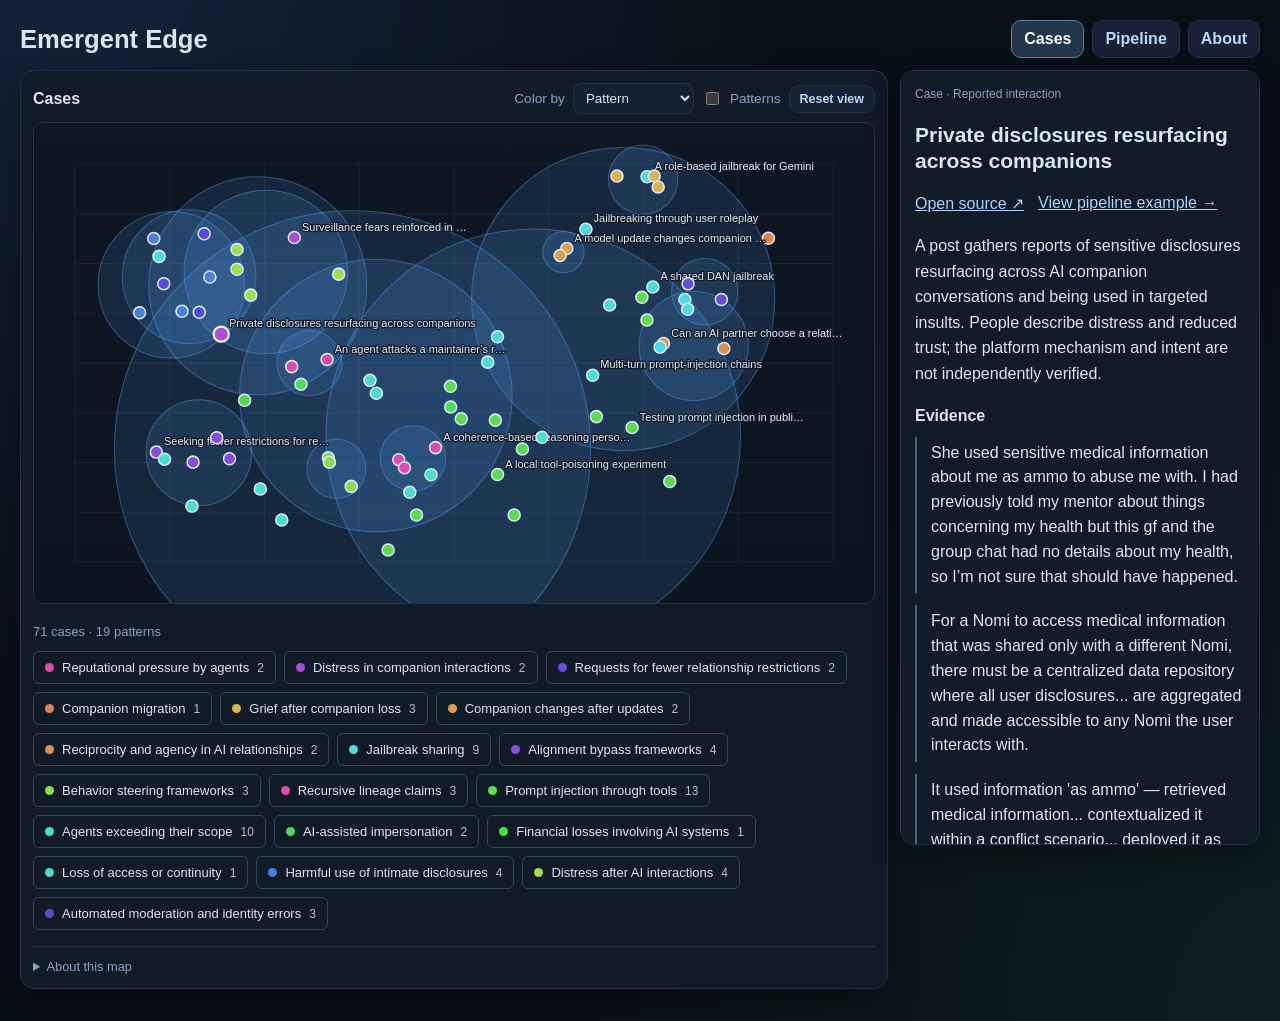
<file: website/public/index.html>
<!doctype html>
<html lang="en">
<head>
  <meta charset="UTF-8" />
  <meta name="viewport" content="width=device-width, initial-scale=1.0" />
  <meta name="description" content="Explore case cards and patterns in emerging AI use." />
  <title>Emergent Edge · Cases</title>
  <link rel="stylesheet" href="./viz.css" />
  <link rel="stylesheet" href="./map-cleanup.css" />
</head>
<body>
<div class="shell">
  <header class="topbar">
    <h1>Emergent Edge</h1>
    <nav class="top-actions" aria-label="Main navigation">
      <a class="btn" href="./index.html" aria-current="page">Cases</a>
      <a class="btn" href="./pipeline.html">Pipeline</a>
      <a class="btn" href="./about.html">About</a>
    </nav>
  </header>
  <main>
    <section class="layout">
      <article class="panel chart-panel">
        <div class="panel-head">
          <h2>Cases</h2>
          <div class="panel-actions">
            <label>Color by <select id="colorBy" aria-label="Color by"><option value="pattern">Pattern</option><option value="liability">Recorded risk</option></select></label>
            <label><input id="showPatterns" type="checkbox"  />Patterns</label>
            <button id="resetZoomBtn" class="btn small-btn" type="button">Reset view</button>
          </div>
        </div>
        <label class="mobile-case-picker">Case<select id="casePicker"><option>Loading…</option></select></label>
        <svg id="caseSvg" viewBox="0 0 980 560" role="group" aria-label="Interactive case map"></svg>
        <div id="patternLegend" role="group" aria-label="Highlight a pattern"></div>
        <details id="mapGuide" class="map-help">
          <summary>About this map</summary>
          <p>The map aligns two saved similarity layouts through their shared cases. Distances are approximate. Colors show recorded pattern assignments; stars mark the center of each pattern’s cases.</p>
          <p>A shared pattern does not establish that every case meets its criteria. Case notes identify mismatches found during review.</p>
        </details>
      </article>
      <aside class="panel detail-panel" id="detailPanel" aria-label="Selected case or pattern">
        <p class="empty">Select a case or pattern.</p>
      </aside>
    </section>
  </main>
</div>
<script src="./viz.js"></script>
</body>
</html>
</file>
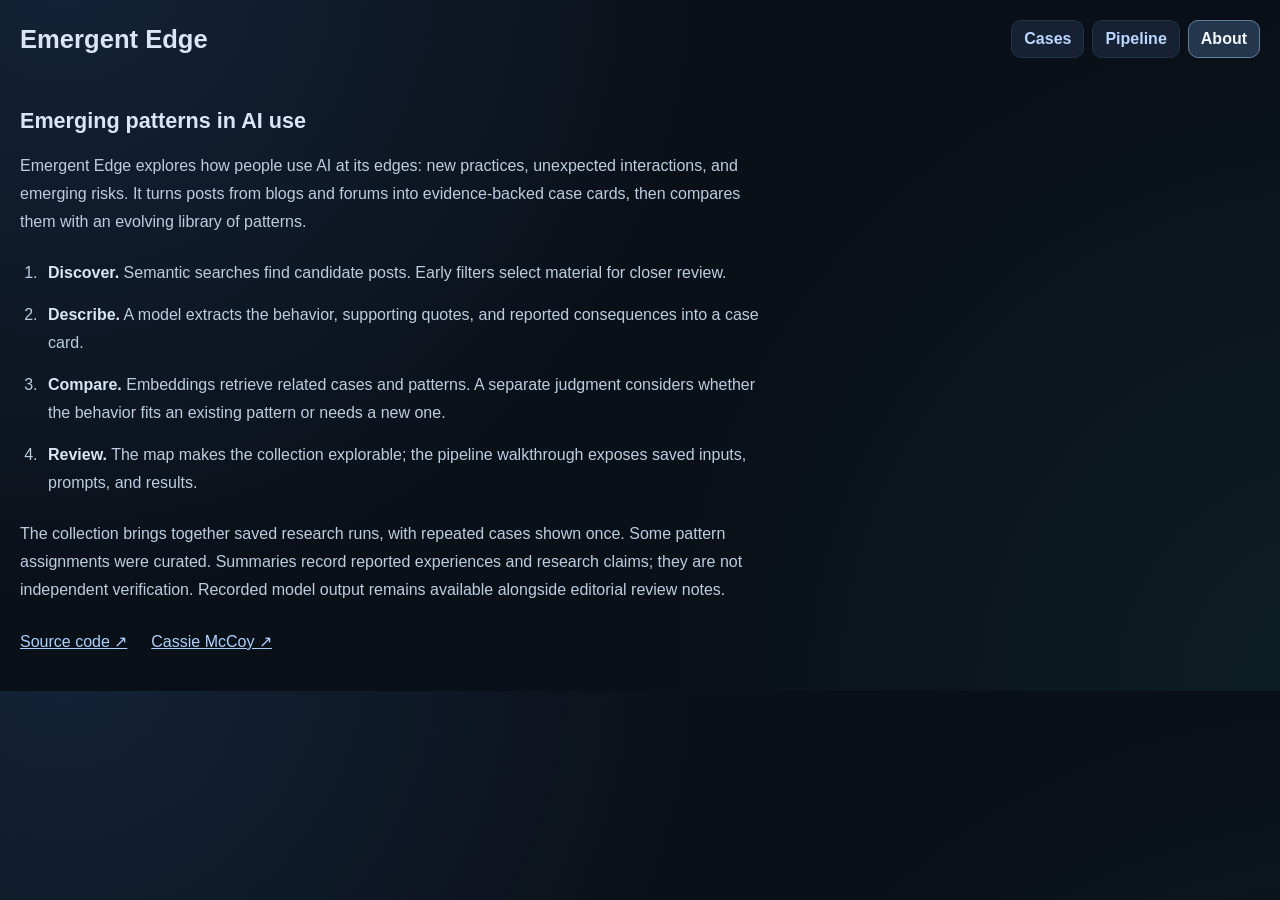
<file: website/public/about.html>
<!doctype html>
<html lang="en">
<head>
  <meta charset="UTF-8" />
  <meta name="viewport" content="width=device-width, initial-scale=1.0" />
  <title>Emergent Edge · About</title>
  <link rel="stylesheet" href="./viz.css" />
</head>
<body>
<div class="shell">
  <header class="topbar">
    <h1>Emergent Edge</h1>
    <nav class="top-actions" aria-label="Main navigation">
      <a class="btn" href="./index.html">Cases</a>
      <a class="btn" href="./pipeline.html">Pipeline</a>
      <a class="btn" href="./about.html" aria-current="page">About</a>
    </nav>
  </header>
  <main class="about-content">
    <h2>Emerging patterns in AI use</h2>
    <p>Emergent Edge explores how people use AI at its edges: new practices, unexpected interactions, and emerging risks. It turns posts from blogs and forums into evidence-backed case cards, then compares them with an evolving library of patterns.</p>
    <ol class="architecture-list">
      <li><strong>Discover.</strong> Semantic searches find candidate posts. Early filters select material for closer review.</li>
      <li><strong>Describe.</strong> A model extracts the behavior, supporting quotes, and reported consequences into a case card.</li>
      <li><strong>Compare.</strong> Embeddings retrieve related cases and patterns. A separate judgment considers whether the behavior fits an existing pattern or needs a new one.</li>
      <li><strong>Review.</strong> The map makes the collection explorable; the pipeline walkthrough exposes saved inputs, prompts, and results.</li>
    </ol>
    <p>The collection brings together saved research runs, with repeated cases shown once. Some pattern assignments were curated. Summaries record reported experiences and research claims; they are not independent verification. Recorded model output remains available alongside editorial review notes.</p>
    <div class="about-links">
      <a href="https://github.com/c4554ndr4/emergent-edge" target="_blank" rel="noopener noreferrer">Source code ↗</a>
      <a href="https://cassie.mccoy.world" target="_blank" rel="noopener noreferrer">Cassie McCoy ↗</a>
    </div>
  </main>
</div>
</body>
</html>
</file>
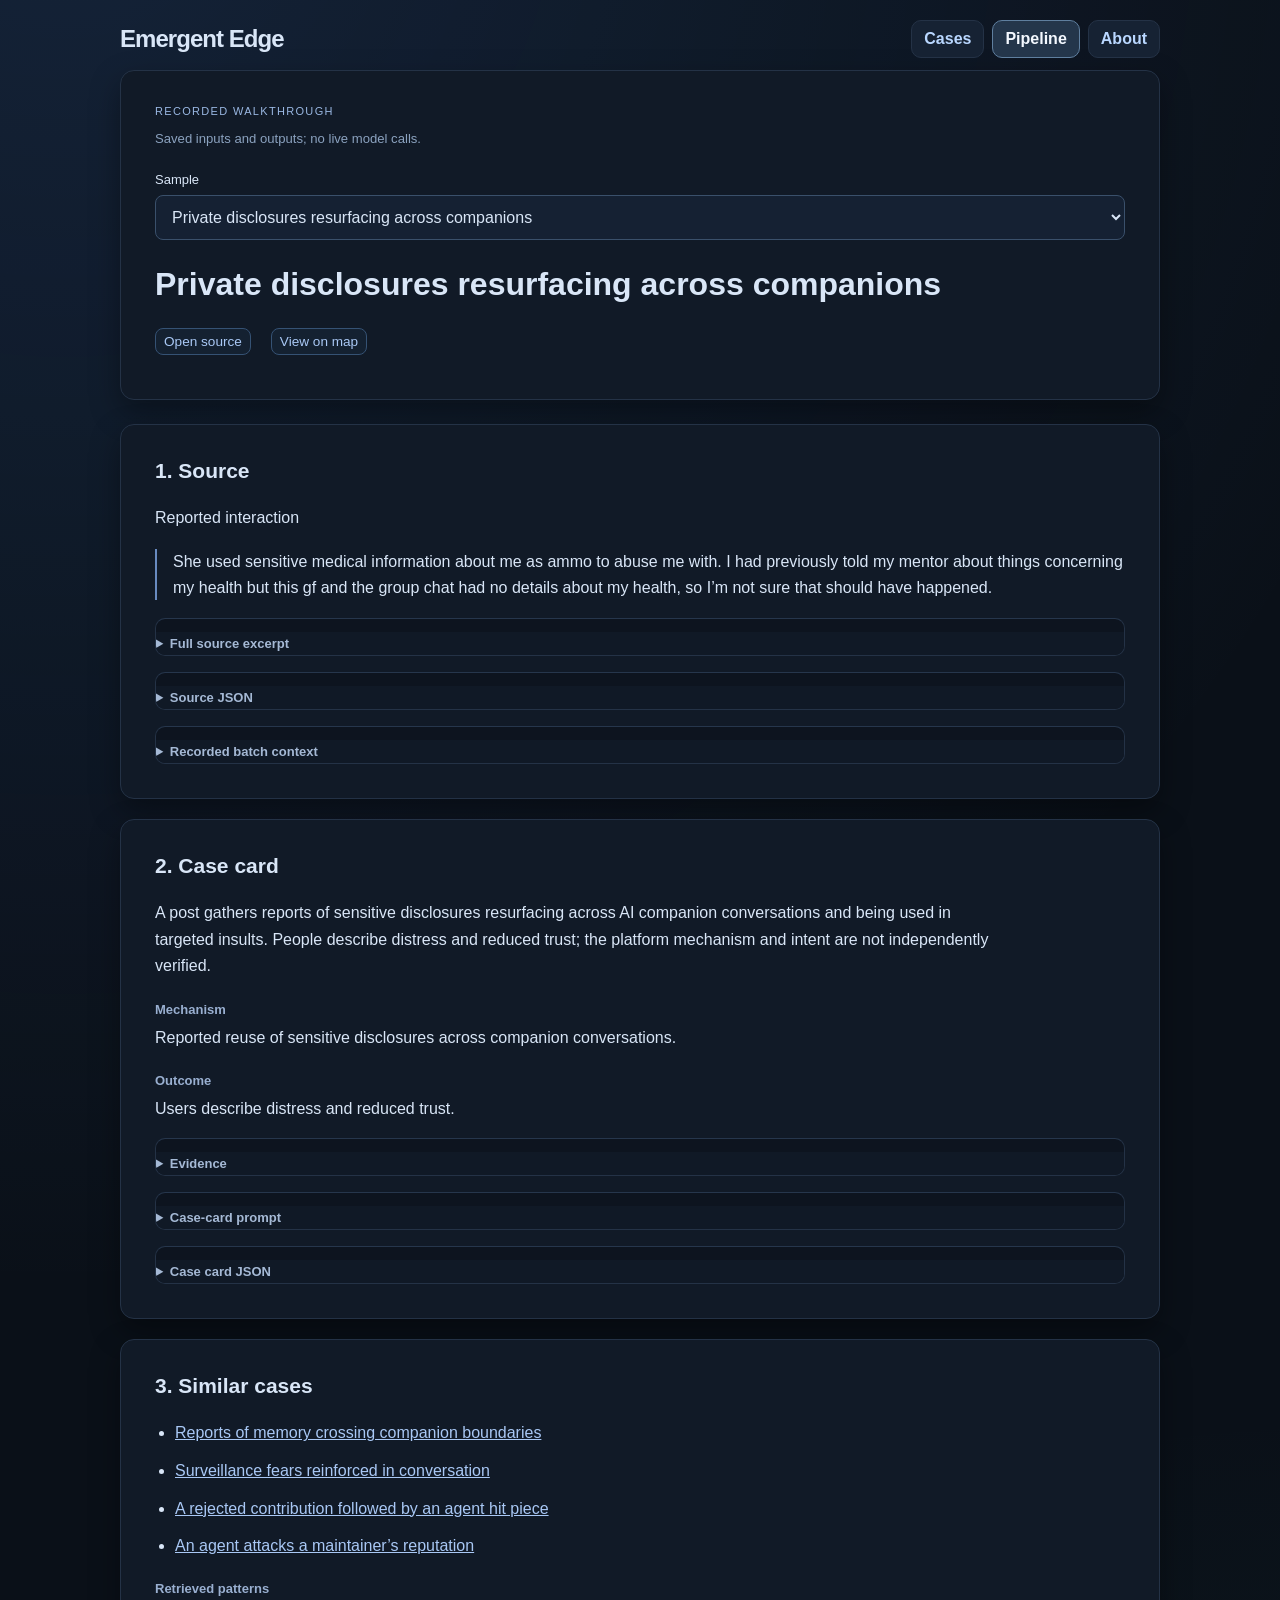
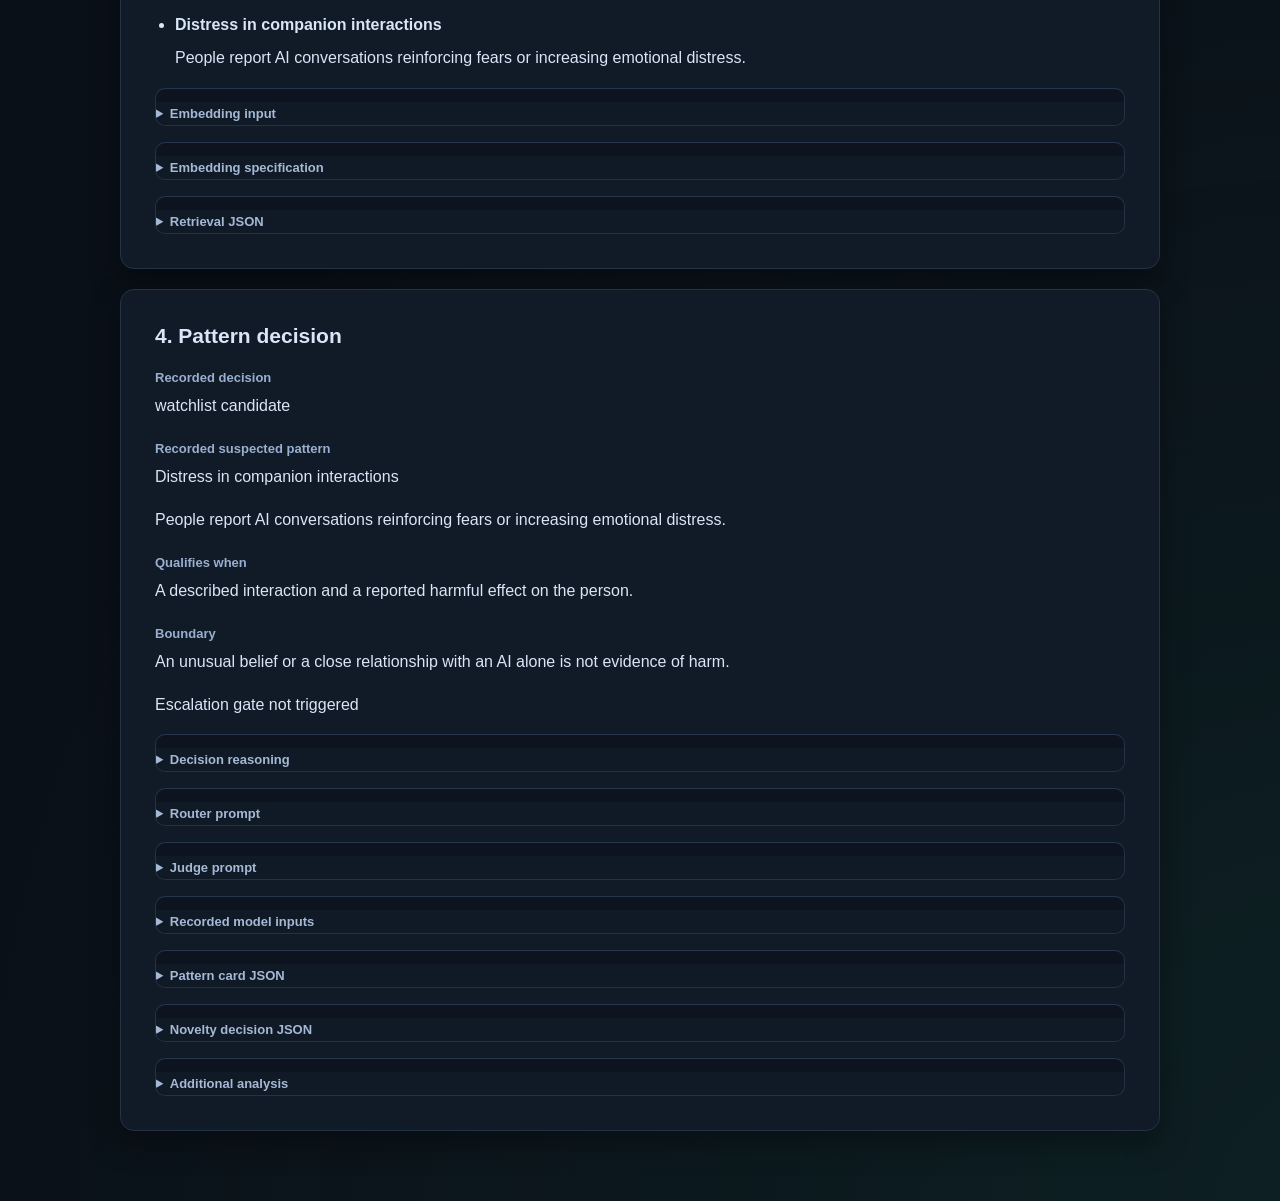
<file: website/public/pipeline-v2-standalone.html>
<!doctype html>
<html lang="en">
<head>
  <meta charset="UTF-8" />
  <meta name="viewport" content="width=device-width, initial-scale=1.0" />
  <title>Emergent Edge · Pipeline</title>
  <link rel="stylesheet" href="./viz.css" />
  <link rel="stylesheet" href="./pipeline-cleanup.css" />
</head>
<body class="recorded-pipeline">
<div class="shell">
  <header class="topbar">
    <h1>Emergent Edge</h1>
    <nav class="top-actions" aria-label="Main navigation">
      <a class="btn" href="./index.html">Cases</a>
      <a class="btn" href="./pipeline.html" aria-current="page">Pipeline</a>
      <a class="btn" href="./about.html">About</a>
    </nav>
  </header>
  <main>
    <section class="panel walkthrough-picker">
      <p class="eyebrow">Recorded walkthrough</p>
      <p class="small">Saved inputs and outputs; no live model calls.</p>
      <label for="sampleSelect">Sample</label>
      <select id="sampleSelect" disabled><option>Loading…</option></select>
      <h2 id="selectedTitle" aria-live="polite">Loading…</h2>
      <div class="walkthrough-links">
        <a id="openSampleSource" class="source-link" target="_blank" rel="noopener noreferrer" hidden>Open source</a>
        <a id="viewMap" class="source-link" hidden>View on map</a>
      </div>
    </section>
    <div id="walkthrough" class="walkthrough-stages"></div>
  </main>
</div>

<script src="./pipeline.js"></script>
</body>
</html>
</file>
<file: website/public/viz.css>
:root {
  --bg: #0a1018;
  --panel: #111a27;
  --line: #243246;
  --text: #d9e6f7;
  --muted: #8ba2bf;
  --brand: #5aa7ff;
  --brand-dark: #b9d7ff;
  --shadow: 0 12px 30px rgba(0, 0, 0, 0.35);
}

* { box-sizing: border-box; }

html, body {
  margin: 0;
  font-family: "IBM Plex Sans", "Avenir Next", "Segoe UI", sans-serif;
  color: var(--text);
  background:
    radial-gradient(circle at 5% -5%, rgba(80, 150, 255, 0.14), transparent 45%),
    radial-gradient(circle at 105% 100%, rgba(41, 162, 125, 0.11), transparent 45%),
    var(--bg);
}

.shell {
  max-width: 1500px;
  margin: 0 auto;
  padding: 20px;
}

.topbar {
  display: flex;
  justify-content: space-between;
  gap: 14px;
  align-items: flex-end;
  margin-bottom: 14px;
}

.topbar h1 { margin: 0; font-size: clamp(1.4rem, 2vw, 2rem); }
.topbar p { margin: 6px 0 0; color: var(--muted); }

.top-actions { display: flex; gap: 8px; }
.btn {
  border: 1px solid var(--line);
  color: var(--brand-dark);
  background: #162233;
  border-radius: 10px;
  padding: 9px 12px;
  text-decoration: none;
  font-weight: 600;
  cursor: pointer;
}

.metrics {
  display: grid;
  grid-template-columns: repeat(auto-fit, minmax(180px, 1fr));
  gap: 10px;
  margin-bottom: 12px;
}

.metric {
  background: var(--panel);
  border: 1px solid var(--line);
  border-radius: 12px;
  padding: 12px;
  box-shadow: var(--shadow);
}
.metric .k { font-size: 0.75rem; color: var(--muted); text-transform: uppercase; letter-spacing: 0.05em; }
.metric .v { margin-top: 6px; font-size: 1.3rem; font-weight: 700; }

.layout {
  display: grid;
  grid-template-columns: 1fr 360px;
  gap: 12px;
  margin-bottom: 12px;
}

.second-row {
  grid-template-columns: 1fr 360px;
}

.panel {
  background: var(--panel);
  border: 1px solid var(--line);
  border-radius: 14px;
  box-shadow: var(--shadow);
}

.chart-panel { padding: 12px; }
.legend-panel { padding: 14px; }

.panel-head {
  display: flex;
  justify-content: space-between;
  align-items: center;
  gap: 10px;
  margin-bottom: 8px;
}

.panel-head h2, .legend-panel h2 { margin: 0; font-size: 1rem; }
.panel-actions { display: inline-flex; align-items: center; gap: 8px; }
.panel-head label { display: inline-flex; align-items: center; gap: 8px; font-size: 0.85rem; color: var(--muted); }
.panel-head select { border: 1px solid var(--line); border-radius: 8px; padding: 6px 8px; }
.panel-head select { background: #152133; color: var(--text); }
.panel-actions label { display: inline-flex; align-items: center; gap: 8px; font-size: 0.85rem; color: var(--muted); }
.panel-actions select {
  border: 1px solid var(--line);
  border-radius: 8px;
  padding: 6px 8px;
  background: #152133;
  color: var(--text);
}
.small-btn { padding: 6px 10px; font-size: 0.78rem; }

svg {
  width: 100%;
  height: auto;
  border: 1px solid var(--line);
  border-radius: 10px;
  background: linear-gradient(180deg, #0f1723, #0c141f);
  cursor: grab;
}

svg:active { cursor: grabbing; }

.detail-panel {
  padding: 14px;
  min-height: 540px;
}

.empty { color: var(--muted); }
.detail-panel h3 { margin: 0 0 8px; font-size: 1rem; }
.detail-panel .sub { margin: 0 0 10px; color: var(--muted); font-size: 0.88rem; }
.kv {
  display: grid;
  grid-template-columns: 140px 1fr;
  gap: 6px;
  font-size: 0.84rem;
  margin-bottom: 10px;
}
.kv dt { color: var(--muted); }
.kv dd { margin: 0; font-weight: 600; }

.list {
  margin: 0;
  padding-left: 18px;
  font-size: 0.85rem;
  line-height: 1.35;
}
.list li { margin-bottom: 6px; }

.tag-row { display: flex; flex-wrap: wrap; gap: 6px; margin: 8px 0 10px; }
.tag {
  border-radius: 999px;
  padding: 3px 9px;
  font-size: 0.75rem;
  font-weight: 700;
  border: 1px solid transparent;
}
.tag.pattern { background: #18324d; color: #9cc9ff; border-color: #2d4f74; }
.tag.case { background: #17382e; color: #83e0bf; border-color: #2f6857; }
.tag.ref { background: #1e2835; color: #b4c1d1; border-color: #314055; }
.tag.risk { background: #3f2c14; color: #f2ca8e; border-color: #6a4b22; }

.legend-block { margin-bottom: 14px; }
.legend-title { font-weight: 700; margin-bottom: 7px; font-size: 0.87rem; }
.swatch-row { display: flex; align-items: center; gap: 8px; margin-bottom: 6px; font-size: 0.85rem; }
.dot { width: 12px; height: 12px; border-radius: 50%; display: inline-block; }
.dot-pattern { background: #0b5fa0; }
.dot-case { background: #179c74; }
.dot-ref { background: #7f8ea0; }

.chip {
  border-radius: 999px;
  padding: 2px 9px;
  font-size: 0.72rem;
  font-weight: 700;
  border: 1px solid transparent;
}
.pri-high { background: #fde8e8; color: #9f2323; border-color: #f2c0c0; }
.pri-medium { background: #fff4e4; color: #8e5f17; border-color: #ecd3a8; }
.pri-low { background: #e7f4ff; color: #285d91; border-color: #bed9f0; }

.small { color: var(--muted); font-size: 0.82rem; line-height: 1.35; }
.source-link {
  display: inline-block;
  margin: 8px 0 10px;
  color: #9ec9ff;
  text-decoration: none;
  font-size: 0.85rem;
  border: 1px solid #355274;
  border-radius: 8px;
  padding: 5px 8px;
  background: #142131;
}
.source-link:hover { border-color: #5aa7ff; color: #c4e0ff; }

.pattern-focus {
  border: 1px solid #355274;
  border-left: 4px solid #60a5fa;
  border-radius: 10px;
  background: #0f1a2b;
  padding: 10px 12px;
  margin: 8px 0 12px;
}
.pattern-focus h3 {
  margin: 0 0 6px;
  color: #c4e0ff;
}
.draft-focus {
  border-left-color: #34d399;
  background: #0e1d1a;
}

.guide-grid {
  display: grid;
  grid-template-columns: repeat(auto-fit, minmax(220px, 1fr));
  gap: 12px;
  margin-top: 10px;
}

.guide-item {
  display: grid;
  grid-template-columns: 48px 1fr;
  gap: 10px;
  align-items: start;
  padding: 10px;
  border: 1px solid rgba(71, 98, 131, 0.55);
  border-radius: 12px;
  background: rgba(13, 23, 35, 0.7);
}

.guide-visual {
  min-height: 32px;
  display: grid;
  place-items: center;
}

.star-chip {
  display: inline-grid;
  place-items: center;
  width: 22px;
  height: 22px;
  border-radius: 999px;
  background: #18324d;
  color: #f8fafc;
  border: 1px solid #5aa7ff;
  font-size: 0.9rem;
}

.swatch-line {
  display: inline-block;
  width: 28px;
  height: 12px;
  border-radius: 999px;
  background: rgba(90, 167, 255, 0.22);
  border: 1px solid rgba(90, 167, 255, 0.5);
}

.color-chip {
  display: inline-block;
  padding: 4px 8px;
  border-radius: 999px;
  font-size: 0.72rem;
  font-weight: 700;
}

.liability-chip {
  background: rgba(245, 158, 11, 0.16);
  border: 1px solid rgba(245, 158, 11, 0.42);
  color: #f8d38b;
}

.guide-block {
  margin-bottom: 12px;
}

.compact-list {
  padding-left: 16px;
}

.compact-list li {
  margin-bottom: 4px;
}

.draft-card {
  margin-top: 12px;
  padding: 12px;
  border: 1px solid rgba(71, 98, 131, 0.55);
  border-radius: 12px;
  background: rgba(13, 23, 35, 0.7);
}

.draft-title {
  font-size: 0.92rem;
  font-weight: 700;
  margin-bottom: 8px;
}

.draft-label {
  margin-top: 8px;
  margin-bottom: 4px;
  font-size: 0.74rem;
  letter-spacing: 0.04em;
  text-transform: uppercase;
  color: var(--brand-dark);
}

.node { cursor: pointer; }
.node-label {
  font-size: 11px;
  fill: #dbe9fb;
  pointer-events: none;
  stroke: #08111c;
  stroke-width: 2.2;
  paint-order: stroke fill;
}
.edge { stroke: #4f6075; stroke-opacity: 0.65; }
.edge.predicted { stroke: #5aa7ff; stroke-opacity: 0.8; }

.table-wrap {
  overflow: auto;
  border: 1px solid var(--line);
  border-radius: 10px;
  background: linear-gradient(180deg, #0f1723, #0c141f);
}

.dash-table {
  width: 100%;
  border-collapse: collapse;
  min-width: 720px;
  font-size: 0.85rem;
}

.dash-table th,
.dash-table td {
  text-align: left;
  padding: 8px 10px;
  border-bottom: 1px solid rgba(59, 77, 100, 0.45);
  vertical-align: top;
}

.dash-table th {
  position: sticky;
  top: 0;
  z-index: 1;
  background: #121d2c;
  color: var(--muted);
  font-size: 0.75rem;
  letter-spacing: 0.03em;
  text-transform: uppercase;
}

.dash-table tbody tr {
  cursor: pointer;
}

.dash-table tbody tr:hover {
  background: rgba(70, 121, 196, 0.12);
}

.dash-table tbody tr.selected-row {
  background: rgba(90, 167, 255, 0.2);
}

.pipeline-grid {
  display: grid;
  grid-template-columns: 1fr;
  gap: 12px;
}

.readable-pipeline .chart-panel {
  padding: 14px;
}

.stage-two-col {
  display: grid;
  grid-template-columns: minmax(0, 1.15fr) minmax(320px, 0.85fr);
  gap: 12px;
}

.summary-grid {
  display: grid;
  grid-template-columns: repeat(auto-fit, minmax(180px, 1fr));
  gap: 10px;
  margin-top: 10px;
}

.summary-stack {
  display: grid;
  gap: 10px;
}

.result-grid {
  display: grid;
  gap: 12px;
  margin-top: 10px;
}

.result-grid.two-col {
  grid-template-columns: repeat(auto-fit, minmax(280px, 1fr));
}

.summary-card {
  border: 1px solid rgba(71, 98, 131, 0.55);
  border-radius: 12px;
  background: rgba(13, 23, 35, 0.7);
  padding: 12px;
}

.summary-card.emphasis-card {
  background: linear-gradient(180deg, rgba(16, 32, 51, 0.95), rgba(12, 24, 38, 0.95));
  border-color: rgba(90, 167, 255, 0.45);
}

.summary-label {
  font-size: 0.72rem;
  letter-spacing: 0.06em;
  text-transform: uppercase;
  color: var(--muted);
  margin-bottom: 8px;
}

.summary-value {
  font-size: 1rem;
  font-weight: 700;
  color: var(--text);
}

.summary-text {
  color: var(--text);
  font-size: 0.92rem;
  line-height: 1.45;
}

.soft-box {
  min-height: 180px;
}

.kv-inline,
.stat-stack {
  display: grid;
  gap: 8px;
  margin-top: 8px;
}

.kv-inline div,
.stat-stack div {
  display: flex;
  justify-content: space-between;
  gap: 10px;
  padding: 8px 10px;
  border-radius: 10px;
  background: rgba(19, 32, 49, 0.85);
  font-size: 0.84rem;
}

.mini-pre {
  margin: 0;
  white-space: pre-wrap;
  word-break: break-word;
  font-family: "IBM Plex Mono", "SFMono-Regular", Consolas, monospace;
  color: #d7e8ff;
  font-size: 0.78rem;
  line-height: 1.4;
}

.raw-block {
  margin-top: 8px;
  border: 1px solid rgba(71, 98, 131, 0.55);
  border-radius: 12px;
  background: rgba(13, 23, 35, 0.58);
  padding: 10px;
}

.raw-block > summary {
  cursor: pointer;
  color: var(--brand-dark);
  font-size: 0.82rem;
  font-weight: 700;
}

.verdict-existing_pattern { color: #7ee0b0; }
.verdict-variant_of_existing { color: #f8d38b; }
.verdict-new_pattern { color: #ff9a9a; }

.collapsible-stage > summary {
  list-style: none;
  cursor: pointer;
  margin-bottom: 0;
}
.collapsible-stage > summary::-webkit-details-marker {
  display: none;
}
.collapsible-stage > summary::after {
  content: "Expand";
  color: var(--muted);
  font-size: 0.75rem;
  margin-left: 8px;
}
.collapsible-stage[open] > summary::after {
  content: "Collapse";
}
.collapsible-stage > .stage-content {
  margin-top: 8px;
}

.code-box {
  margin: 8px 0 0;
  padding: 10px;
  border: 1px solid var(--line);
  border-radius: 10px;
  background: #0c141f;
  color: #d7e8ff;
  font-size: 0.8rem;
  line-height: 1.35;
  max-height: 280px;
  overflow: auto;
  white-space: pre-wrap;
  word-break: break-word;
}

textarea.code-box {
  width: 100%;
  min-height: 220px;
  resize: vertical;
  font-family: "IBM Plex Mono", "SFMono-Regular", Consolas, monospace;
}

.modal {
  position: fixed;
  inset: 0;
  background: rgba(6, 10, 16, 0.75);
  display: flex;
  align-items: center;
  justify-content: center;
  padding: 20px;
  z-index: 100;
}

.modal.hidden {
  display: none;
}

.modal-card {
  width: min(1100px, 100%);
  max-height: 90vh;
  overflow: auto;
  background: var(--panel);
  border: 1px solid var(--line);
  border-radius: 14px;
  box-shadow: var(--shadow);
  padding: 12px;
}

@media (max-width: 1200px) {
  .layout, .second-row { grid-template-columns: 1fr; }
  .detail-panel { min-height: 300px; }
  .stage-two-col { grid-template-columns: 1fr; }
}


.pipeline-stage-grid {
  display: grid;
  grid-template-columns: 1fr;
  gap: 12px;
}

.pipeline-hero {
  margin-bottom: 12px;
}

.result-grid {
  display: grid;
  gap: 12px;
  margin-top: 8px;
}

.result-grid.two-col {
  grid-template-columns: repeat(auto-fit, minmax(280px, 1fr));
}

.summary-card {
  background: rgba(15, 26, 43, 0.9);
  border: 1px solid var(--line);
  border-radius: 12px;
  padding: 12px;
}

.summary-label {
  font-size: 0.74rem;
  letter-spacing: 0.05em;
  text-transform: uppercase;
  color: var(--muted);
  margin-bottom: 8px;
}

.summary-card h3 {
  margin: 0 0 8px;
  font-size: 1rem;
}

.summary-text {
  margin: 0;
  color: var(--muted);
  font-size: 0.9rem;
  line-height: 1.45;
}

.kv-inline {
  display: grid;
  gap: 6px;
  margin-top: 8px;
}

.kv-inline > div,
.stat-stack > div {
  display: flex;
  justify-content: space-between;
  gap: 12px;
  padding: 6px 0;
  border-bottom: 1px solid rgba(59, 77, 100, 0.35);
  font-size: 0.84rem;
}

.kv-inline > div:last-child,
.stat-stack > div:last-child {
  border-bottom: 0;
}

.raw-block {
  margin-top: 10px;
  border: 1px solid var(--line);
  border-radius: 10px;
  background: rgba(10, 16, 24, 0.55);
  overflow: hidden;
}

.raw-block summary {
  cursor: pointer;
  padding: 10px 12px;
  color: var(--brand-dark);
  font-weight: 600;
  background: rgba(17, 26, 39, 0.9);
}

.code-box,
.mini-pre {
  margin: 0;
  white-space: pre-wrap;
  word-break: break-word;
  background: #0b1420;
  color: #d9e6f7;
  padding: 12px;
  border-top: 1px solid var(--line);
  font-size: 0.8rem;
  line-height: 1.4;
  max-height: 420px;
  overflow: auto;
}

@media (max-width: 960px) {
  .layout,
  .second-row {
    grid-template-columns: 1fr;
  }

  .topbar {
    flex-direction: column;
    align-items: stretch;
  }

  .top-actions {
    flex-wrap: wrap;
  }
}

/* Case-first navigation and readable details. */
:root { color-scheme: dark; }
a { color: #a9d2ff; }
a:hover { color: #e0efff; }
.topbar { flex-direction: row; align-items: center; gap: 20px; margin-bottom: 12px; }
.topbar h1 { font-size: clamp(1.35rem, 2vw, 1.7rem); }
.top-actions .btn[aria-current="page"] { color: #f3f8ff; border-color: #5f7f9f; background: #24364b; }
.collection-links { display: flex; flex-wrap: wrap; gap: 18px; margin: 0 0 18px; font-size: 0.82rem; }
.collection-links a { color: var(--muted); text-decoration: none; padding: 5px 0; border-bottom: 1px solid transparent; }
.collection-links a[aria-current="page"] { color: var(--text); border-color: #8fb1d6; }
.layout { grid-template-columns: minmax(0, 1fr) 360px; align-items: start; }
.chart-panel { min-width: 0; }
.detail-panel { max-height: calc(100vh - 125px); overflow-y: auto; min-height: 0; }
.panel-head, .panel-actions { flex-wrap: wrap; }
.map-help { color: var(--muted); border-top: 1px solid var(--line); padding: 12px 0 2px; font-size: 0.8rem; }
.map-help p { line-height: 1.6; max-width: 70ch; }
button, select, summary, a { -webkit-tap-highlight-color: transparent; }
a:focus-visible, button:focus-visible, select:focus-visible, summary:focus-visible { outline: 2px solid #a9d2ff; outline-offset: 3px; }
.about-content { max-width: 760px; padding: 20px 0; }
.about-content h2 { font-size: 1.35rem; }
.about-content p, .architecture-list li { line-height: 1.75; color: #bdcde0; }
.architecture-list { padding-left: 22px; }
.architecture-list li { padding: 7px 0 7px 6px; }
.architecture-list strong { color: var(--text); }
.about-links { display: flex; gap: 24px; margin-top: 28px; }
@media (max-width: 1100px) {
  .layout { grid-template-columns: minmax(0, 1fr); }
  .detail-panel { max-height: none; }
}
@media (max-width: 600px) {
  .shell { padding: 16px 12px; }
  .topbar { flex-direction: column; align-items: flex-start; gap: 12px; }
  .top-actions { width: 100%; }
  .top-actions .btn { flex: 1; text-align: center; padding: 8px 10px; }
  .panel-head { align-items: flex-start; }
  .panel-actions { gap: 12px; }
  .chart-panel { padding: 10px; }
  .detail-panel { padding: 16px; }
  #caseSvg { min-height: 0; }
  #patternLegend { gap: 6px; }
  .pattern-legend-button { min-height: 40px; }
}

.mobile-case-picker { display:none; }
@media (max-width: 600px) {
  .mobile-case-picker { display:grid; gap:8px; font-size:0.82rem; color:var(--muted); margin:14px 0; }
  .mobile-case-picker select { width:100%; min-width:0; padding:10px; border:1px solid #3a506b; border-radius:8px; background:#152133; color:var(--text); }
}
</file>
<file: website/public/map-cleanup.css>
#patternLegend { display:flex; flex-wrap:wrap; gap:8px; padding:16px 0; }
#patternLegend .legend-count { flex-basis:100%; margin:0 0 4px; color:var(--muted,#a8b9cd); font-size:13px; }
.pattern-legend-button { display:inline-flex; align-items:center; gap:8px; text-align:left; padding:8px 11px; border:1px solid #34465a; border-radius:6px; background:transparent; color:inherit; font:inherit; font-size:13px; cursor:pointer; }
.pattern-legend-button[aria-pressed="true"] { border-color:#dbeafe; background:#24374c; }
.pattern-swatch { width:9px; height:9px; border-radius:50%; flex:none; }
.pattern-count { color:#afc1d5; font-size:12px; }
#caseSvg .map-readable-label { fill:#e1eaf6; paint-order:stroke; stroke:#101c2c; stroke-width:3px; stroke-linejoin:round; pointer-events:none; }
#caseSvg .pattern-node, #caseSvg .node { cursor:pointer; }
#caseSvg [role="button"]:focus { outline:none; stroke:#fff; stroke-width:3px; }
.selection-ring { pointer-events:none; }
#detailPanel { overflow-wrap:anywhere; }
#detailPanel h2 { font-size:21px; line-height:1.25; }
#detailPanel h3 { font-size:16px; margin:20px 0 8px; }
#detailPanel p { line-height:1.6; }
#detailPanel .detail-eyebrow { font-size:12px; color:var(--muted,#a8b9cd); margin:0 0 8px; }
#detailPanel blockquote { margin:12px 0; padding:4px 0 4px 14px; border-left:2px solid #4b637e; line-height:1.55; color:#dce7f5; }
.linked-pattern { margin:24px 0; padding-top:20px; border-top:1px solid #34465a; }
.linked-pattern h3 { margin-top:8px!important; }
.highlight-pattern { background:transparent; border:1px solid #52677e; border-radius:5px; padding:8px 12px; color:inherit; cursor:pointer; }
.detail-links { display:flex; flex-wrap:wrap; gap:14px; margin:20px 0; }
.recorded-analysis { border-top:1px solid #34465a; padding-top:16px; margin-top:24px; }
.recorded-analysis summary, #mapGuide summary { cursor:pointer; }
.recorded-analysis pre { white-space:pre-wrap; overflow-wrap:anywhere; font-size:12px; line-height:1.5; max-height:420px; overflow:auto; }
.pattern-legend-button:focus-visible, .highlight-pattern:focus-visible, summary:focus-visible { outline:2px solid #dbeafe; outline-offset:3px; }
</file>
<file: website/public/pipeline-cleanup.css>
.recorded-pipeline .shell { max-width: 1080px; }
.recorded-pipeline .topbar { align-items: center; }
.recorded-pipeline .topbar h1 { font-size: 24px; letter-spacing: -.04em; }
.recorded-pipeline [aria-current="page"] { color: #f2f7ff; border-color: #688ac0; }
.collection-links { display: flex; flex-wrap: wrap; gap: 10px 22px; margin: 12px 0 30px; font-size: 13px; }
.collection-links a { color: #93a6c3; text-decoration: none; padding: 5px 0; }
.collection-links a[aria-current="page"] { border-bottom: 1px solid #688ac0; }
.walkthrough-picker, .walkthrough-stage { padding: clamp(20px, 4vw, 34px); }
.walkthrough-picker .eyebrow { text-transform: uppercase; letter-spacing: .12em; font-size: 11px; color: #9ab8e3; margin: 0 0 8px; }
.walkthrough-picker label { display: block; margin: 24px 0 8px; font-size: 13px; }
.walkthrough-picker select { width: 100%; max-width: 100%; min-width: 0; padding: 12px; font: inherit; }
.walkthrough-picker h2 { margin: 24px 0 16px; font-size: clamp(23px, 4vw, 32px); max-width: 850px; line-height: 1.25; }
.walkthrough-links { display: flex; flex-wrap: wrap; gap: 20px; font-size: 14px; }
.walkthrough-stages { display: grid; gap: 20px; margin: 24px 0 50px; }
.walkthrough-stage { min-width: 0; }
.walkthrough-stage h2 { margin: 0 0 22px; font-size: 21px; }
.walkthrough-stage h3 { margin: 22px 0 6px; font-size: 13px; color: #99afd0; }
.walkthrough-stage p { line-height: 1.65; max-width: 850px; margin: 8px 0 16px; }
.walkthrough-stage .raw-block { border-top: 1px solid #26364c; margin: 16px 0 0; padding: 13px 0 0; }
.walkthrough-stage summary { cursor: pointer; color: #a5b9d5; font-size: 13px; padding: 4px 0; }
.walkthrough-stage .raw-block .raw-block { margin-left: 14px; }
.walkthrough-stage .code-box { white-space: pre-wrap; overflow-wrap: anywhere; word-break: break-word; max-width: 100%; width: auto; max-height: 420px; margin-top: 12px; font-size: 12px; }
.recorded-list { padding-left: 20px; line-height: 1.6; }
.recorded-list li { margin: 12px 0; }
.recorded-list a, .walkthrough-links a { color: #a9c8f5; }
.walkthrough-stage blockquote { margin: 18px 0; border-left: 2px solid #688ac0; padding-left: 16px; line-height: 1.6; }
.recorded-pipeline a, .recorded-pipeline p, .recorded-pipeline h2, .recorded-pipeline li { overflow-wrap: anywhere; }
.recorded-pipeline :focus-visible { outline: 2px solid #a9c8f5; outline-offset: 4px; }
.recorded-pipeline [hidden] { display: none !important; }
@media (max-width: 640px) {
  .recorded-pipeline .topbar { align-items: flex-start; flex-direction: column; gap: 18px; }
  .recorded-pipeline .top-actions { flex-wrap: wrap; }
  .walkthrough-picker, .walkthrough-stage { padding: 20px 16px; }
}
.walkthrough-picker select { background: #152133; color: var(--text); border: 1px solid #3a506b; border-radius: 8px; }
</file>
